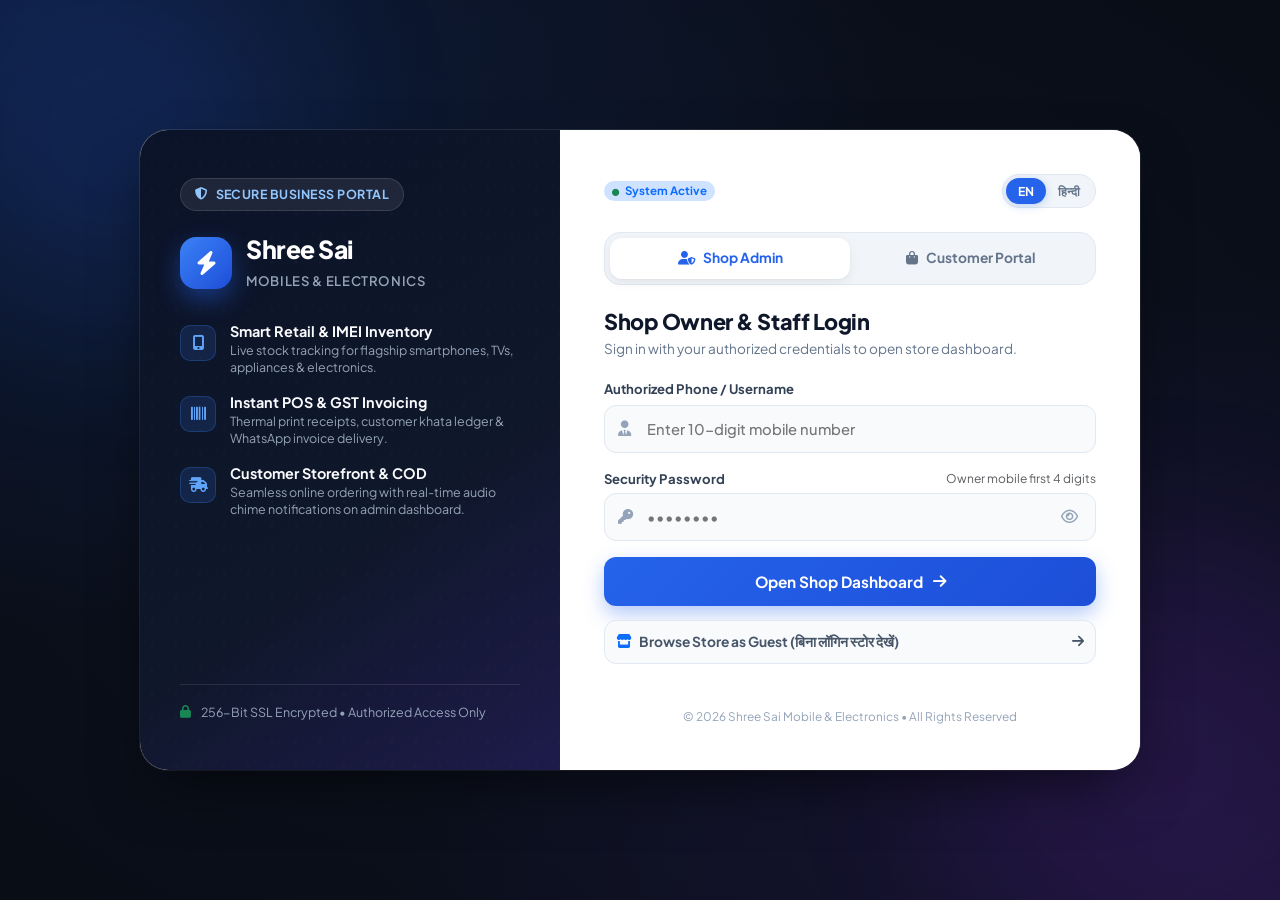
<file: login.html>
<!DOCTYPE html>
<html lang="en">
<head>
    <meta charset="UTF-8">
    <meta name="viewport" content="width=device-width, initial-scale=1.0">
    <title>Login | Shree Sai Mobile & Electronics</title>
    
    <!-- Bootstrap 5.3 CSS -->
    <link href="https://cdn.jsdelivr.net/npm/bootstrap@5.3.3/dist/css/bootstrap.min.css" rel="stylesheet">
    
    <!-- FontAwesome 6 Icons -->
    <link rel="stylesheet" href="https://cdnjs.cloudflare.com/ajax/libs/font-awesome/6.5.1/css/all.min.css">
    
    <!-- Google Fonts: Plus Jakarta Sans -->
    <link rel="stylesheet" href="https://fonts.googleapis.com/css2?family=Plus+Jakarta+Sans:wght@300;400;500;600;700;800&display=swap">

    <style>
        :root {
            --primary: #2563eb;
            --primary-dark: #1d4ed8;
            --primary-glow: rgba(37, 99, 235, 0.35);
            --dark-bg: #090d16;
            --card-border: rgba(255, 255, 255, 0.08);
        }

        * {
            box-sizing: border-box;
            margin: 0;
            padding: 0;
        }

        body {
            font-family: 'Plus Jakarta Sans', sans-serif;
            min-height: 100vh;
            background-color: var(--dark-bg);
            background-image: 
                radial-gradient(at 0% 0%, rgba(37, 99, 235, 0.18) 0px, transparent 50%),
                radial-gradient(at 100% 100%, rgba(124, 58, 237, 0.15) 0px, transparent 50%),
                radial-gradient(at 50% 50%, rgba(15, 23, 42, 0.6) 0px, transparent 100%);
            display: flex;
            align-items: center;
            justify-content: center;
            padding: 24px 16px;
            color: #0f172a;
            position: relative;
            overflow-x: hidden;
        }

        /* Ambient Glowing Background Orbs */
        .ambient-orb {
            position: fixed;
            border-radius: 50%;
            filter: blur(90px);
            z-index: 0;
            pointer-events: none;
            opacity: 0.6;
            animation: pulseGlow 8s ease-in-out infinite alternate;
        }

        .orb-1 {
            width: 380px;
            height: 380px;
            background: rgba(37, 99, 235, 0.25);
            top: -60px;
            left: -80px;
        }

        .orb-2 {
            width: 440px;
            height: 440px;
            background: rgba(147, 51, 234, 0.18);
            bottom: -80px;
            right: -100px;
            animation-delay: -4s;
        }

        @keyframes pulseGlow {
            0% { transform: scale(1) translate(0, 0); }
            100% { transform: scale(1.15) translate(20px, 20px); }
        }

        /* Main Master Card Layout */
        .auth-wrapper {
            position: relative;
            z-index: 1;
            width: 100%;
            max-width: 1000px;
            background: #ffffff;
            border-radius: 28px;
            overflow: hidden;
            box-shadow: 
                0 25px 60px -15px rgba(0, 0, 0, 0.6),
                0 0 0 1px rgba(255, 255, 255, 0.1);
            display: flex;
            flex-direction: column;
        }

        @media (min-width: 992px) {
            .auth-wrapper {
                flex-direction: row;
                min-height: 640px;
            }
        }

        /* Left Side: Brand Showcase Panel */
        .brand-panel {
            background: linear-gradient(145deg, #0b1329 0%, #0f172a 60%, #1e1b4b 100%);
            padding: 40px 36px;
            color: #ffffff;
            display: flex;
            flex-direction: column;
            justify-content: space-between;
            position: relative;
            overflow: hidden;
        }

        @media (min-width: 992px) {
            .brand-panel {
                width: 42%;
                padding: 48px 40px;
            }
        }

        .brand-panel::before {
            content: '';
            position: absolute;
            inset: 0;
            background-image: radial-gradient(rgba(255, 255, 255, 0.08) 1px, transparent 1px);
            background-size: 24px 24px;
            opacity: 0.4;
            pointer-events: none;
        }

        .brand-badge {
            display: inline-flex;
            align-items: center;
            gap: 8px;
            background: rgba(255, 255, 255, 0.08);
            backdrop-filter: blur(10px);
            border: 1px solid rgba(255, 255, 255, 0.12);
            padding: 6px 14px;
            border-radius: 50px;
            font-size: 0.78rem;
            font-weight: 700;
            color: #93c5fd;
            letter-spacing: 0.04em;
            text-transform: uppercase;
            margin-bottom: 24px;
        }

        .brand-logo-wrap {
            display: flex;
            align-items: center;
            gap: 14px;
            margin-bottom: 20px;
        }

        .brand-icon-box {
            width: 52px;
            height: 52px;
            background: linear-gradient(135deg, #3b82f6, #1d4ed8);
            border-radius: 16px;
            display: flex;
            align-items: center;
            justify-content: center;
            font-size: 1.5rem;
            color: #ffffff;
            box-shadow: 0 10px 25px rgba(37, 99, 235, 0.45);
        }

        .brand-title {
            font-size: 1.55rem;
            font-weight: 800;
            letter-spacing: -0.02em;
            line-height: 1.15;
            color: #ffffff;
        }

        .brand-sub {
            color: #94a3b8;
            font-size: 0.82rem;
            font-weight: 600;
            letter-spacing: 0.05em;
            text-transform: uppercase;
        }

        .brand-features {
            margin: 32px 0;
            display: flex;
            flex-direction: column;
            gap: 18px;
        }

        .feat-item {
            display: flex;
            align-items: flex-start;
            gap: 14px;
        }

        .feat-icon {
            width: 36px;
            height: 36px;
            border-radius: 10px;
            background: rgba(59, 130, 246, 0.15);
            border: 1px solid rgba(59, 130, 246, 0.25);
            display: flex;
            align-items: center;
            justify-content: center;
            color: #60a5fa;
            font-size: 0.95rem;
            flex-shrink: 0;
            margin-top: 2px;
        }

        .feat-text h6 {
            font-size: 0.9rem;
            font-weight: 700;
            margin-bottom: 2px;
            color: #f8fafc;
        }

        .feat-text p {
            font-size: 0.78rem;
            color: #94a3b8;
            margin-bottom: 0;
            line-height: 1.35;
        }

        .brand-footer-seal {
            border-top: 1px solid rgba(255, 255, 255, 0.1);
            padding-top: 18px;
            display: flex;
            align-items: center;
            gap: 10px;
            font-size: 0.78rem;
            color: #94a3b8;
        }

        /* Right Side: Form Panel */
        .form-panel {
            padding: 36px 28px;
            display: flex;
            flex-direction: column;
            justify-content: space-between;
            background: #ffffff;
            position: relative;
        }

        @media (min-width: 992px) {
            .form-panel {
                width: 58%;
                padding: 44px 44px;
            }
        }

        .top-action-bar {
            display: flex;
            justify-content: space-between;
            align-items: center;
            margin-bottom: 24px;
        }

        /* Language Toggle Pill */
        .lang-pill-group {
            display: inline-flex;
            border-radius: 50px;
            background: #f1f5f9;
            padding: 3px;
            border: 1px solid #e2e8f0;
        }

        .lang-btn {
            border: none;
            background: transparent;
            font-size: 0.76rem;
            font-weight: 700;
            padding: 4px 12px;
            border-radius: 50px;
            color: #64748b;
            transition: all 0.2s ease;
            cursor: pointer;
        }

        .lang-btn.active {
            background: #2563eb;
            color: #ffffff;
            box-shadow: 0 2px 8px rgba(37, 99, 235, 0.25);
        }

        /* Modern Segmented Role Tabs */
        .segmented-tabs {
            display: flex;
            background: #f1f5f9;
            padding: 5px;
            border-radius: 16px;
            margin-bottom: 24px;
            border: 1px solid #e2e8f0;
            position: relative;
        }

        .tab-btn {
            flex: 1;
            padding: 10px 14px;
            border: none;
            background: transparent;
            border-radius: 12px;
            font-weight: 700;
            font-size: 0.86rem;
            color: #64748b;
            display: flex;
            align-items: center;
            justify-content: center;
            gap: 8px;
            transition: all 0.25s cubic-bezier(0.4, 0, 0.2, 1);
            cursor: pointer;
        }

        .tab-btn.active {
            background: #ffffff;
            color: #2563eb;
            box-shadow: 0 4px 12px rgba(0, 0, 0, 0.06), 0 1px 2px rgba(0, 0, 0, 0.04);
        }

        .form-heading {
            margin-bottom: 20px;
        }

        .form-heading h4 {
            font-weight: 800;
            color: #0f172a;
            letter-spacing: -0.02em;
            margin-bottom: 4px;
            font-size: 1.35rem;
        }

        .form-heading p {
            color: #64748b;
            font-size: 0.85rem;
            margin-bottom: 0;
        }

        /* Inputs & Input Groups */
        .form-group-custom {
            margin-bottom: 16px;
        }

        .form-label-custom {
            font-size: 0.82rem;
            font-weight: 700;
            color: #334155;
            margin-bottom: 6px;
            display: block;
        }

        .input-box {
            position: relative;
            display: flex;
            align-items: center;
        }

        .input-box .input-icon {
            position: absolute;
            left: 14px;
            color: #94a3b8;
            font-size: 0.95rem;
            pointer-events: none;
            transition: color 0.2s;
        }

        .input-custom {
            width: 100%;
            padding: 12px 42px 12px 42px;
            border-radius: 12px;
            border: 1.5px solid #e2e8f0;
            font-size: 0.92rem;
            font-weight: 500;
            color: #0f172a;
            background: #f8fafc;
            transition: all 0.2s ease;
        }

        .input-custom:focus {
            background: #ffffff;
            border-color: #2563eb;
            box-shadow: 0 0 0 4px rgba(37, 99, 235, 0.12);
            outline: none;
        }

        .input-box:focus-within .input-icon {
            color: #2563eb;
        }

        /* Password Show / Hide Toggle Button */
        .btn-toggle-pass {
            position: absolute;
            right: 12px;
            border: none;
            background: transparent;
            color: #94a3b8;
            cursor: pointer;
            padding: 6px;
            font-size: 0.95rem;
            border-radius: 6px;
            transition: color 0.2s;
        }

        .btn-toggle-pass:hover {
            color: #2563eb;
        }

        /* Submit Action Button */
        .btn-action-submit {
            width: 100%;
            padding: 13px 20px;
            border-radius: 12px;
            border: none;
            background: linear-gradient(135deg, #2563eb 0%, #1d4ed8 100%);
            color: #ffffff;
            font-weight: 700;
            font-size: 0.96rem;
            display: flex;
            align-items: center;
            justify-content: center;
            gap: 10px;
            box-shadow: 0 8px 20px rgba(37, 99, 235, 0.35);
            transition: all 0.25s ease;
            cursor: pointer;
            margin-top: 10px;
        }

        .btn-action-submit:hover {
            background: linear-gradient(135deg, #1d4ed8 0%, #1e40af 100%);
            box-shadow: 0 12px 24px rgba(37, 99, 235, 0.45);
            transform: translateY(-1px);
        }

        .btn-action-submit:active {
            transform: translateY(0);
        }

        .btn-action-customer {
            background: linear-gradient(135deg, #059669 0%, #047857 100%);
            box-shadow: 0 8px 20px rgba(5, 150, 105, 0.35);
        }

        .btn-action-customer:hover {
            background: linear-gradient(135deg, #047857 0%, #065f46 100%);
            box-shadow: 0 12px 24px rgba(5, 150, 105, 0.45);
        }

        /* Guest Link */
        .guest-action-link {
            display: flex;
            align-items: center;
            justify-content: center;
            gap: 8px;
            padding: 11px;
            border-radius: 12px;
            background: #f8fafc;
            border: 1px solid #e2e8f0;
            color: #475569;
            font-weight: 700;
            font-size: 0.86rem;
            text-decoration: none;
            transition: all 0.2s;
            margin-top: 14px;
        }

        .guest-action-link:hover {
            background: #f1f5f9;
            color: #2563eb;
            border-color: #cbd5e1;
        }

        .auth-switch-text {
            text-align: center;
            font-size: 0.84rem;
            color: #64748b;
            margin-top: 16px;
        }

        .auth-switch-text a {
            color: #2563eb;
            font-weight: 700;
            text-decoration: none;
        }

        .auth-switch-text a:hover {
            text-decoration: underline;
        }

        .copyright-tag {
            text-align: center;
            font-size: 0.74rem;
            color: #94a3b8;
            margin-top: 20px;
        }
    </style>
</head>
<body>

<!-- Ambient Glowing Orbs -->
<div class="ambient-orb orb-1"></div>
<div class="ambient-orb orb-2"></div>

<div class="auth-wrapper">
    
    <!-- ==============================================
         LEFT SIDE: Brand & Capabilities Showcase Panel
         ============================================== -->
    <div class="brand-panel">
        <div>
            <!-- Official Portal Tag -->
            <div class="brand-badge">
                <i class="fa-solid fa-shield-halved"></i>
                <span id="txtBadgeSecurity">Secure Business Portal</span>
            </div>

            <!-- Brand Logo -->
            <div class="brand-logo-wrap">
                <div class="brand-icon-box">
                    <i class="fa-solid fa-bolt"></i>
                </div>
                <div>
                    <h3 class="brand-title">Shree Sai</h3>
                    <div class="brand-sub" id="txtBrandSub">MOBILES & ELECTRONICS</div>
                </div>
            </div>

            <!-- Value Highlights -->
            <div class="brand-features">
                <div class="feat-item">
                    <div class="feat-icon">
                        <i class="fa-solid fa-mobile-screen-button"></i>
                    </div>
                    <div class="feat-text">
                        <h6 id="feat1Title">Smart Retail & IMEI Inventory</h6>
                        <p id="feat1Desc">Live stock tracking for flagship smartphones, TVs, appliances & electronics.</p>
                    </div>
                </div>

                <div class="feat-item">
                    <div class="feat-icon">
                        <i class="fa-solid fa-barcode"></i>
                    </div>
                    <div class="feat-text">
                        <h6 id="feat2Title">Instant POS & GST Invoicing</h6>
                        <p id="feat2Desc">Thermal print receipts, customer khata ledger & WhatsApp invoice delivery.</p>
                    </div>
                </div>

                <div class="feat-item">
                    <div class="feat-icon">
                        <i class="fa-solid fa-truck-fast"></i>
                    </div>
                    <div class="feat-text">
                        <h6 id="feat3Title">Customer Storefront & COD</h6>
                        <p id="feat3Desc">Seamless online ordering with real-time audio chime notifications on admin dashboard.</p>
                    </div>
                </div>
            </div>
        </div>

        <!-- Security Stamp -->
        <div class="brand-footer-seal">
            <i class="fa-solid fa-lock text-success"></i>
            <span id="txtSecuredBy">256-Bit SSL Encrypted • Authorized Access Only</span>
        </div>
    </div>

    <!-- ==============================================
         RIGHT SIDE: Dynamic Authentication Panel
         ============================================== -->
    <div class="form-panel">
        <div>
            <!-- Top Action Bar: Greeting & Language Switcher -->
            <div class="top-action-bar">
                <div class="d-flex align-items-center gap-2">
                    <span class="badge bg-primary-subtle text-primary fw-bold px-2 py-1 rounded-pill" style="font-size: 0.72rem;">
                        <i class="fa-solid fa-circle text-success me-1" style="font-size: 0.45rem;"></i> System Active
                    </span>
                </div>

                <!-- Language Toggle Pill -->
                <div class="lang-pill-group">
                    <button type="button" class="lang-btn active" id="btnAuthLangEn" onclick="switchAuthLanguage('en')">EN</button>
                    <button type="button" class="lang-btn" id="btnAuthLangHi" onclick="switchAuthLanguage('hi')">हिन्दी</button>
                </div>
            </div>

            <!-- Role Selector Tabs -->
            <div class="segmented-tabs">
                <button type="button" class="tab-btn active" id="tabOwnerBtn" onclick="switchAuthRole('owner')">
                    <i class="fa-solid fa-user-shield"></i>
                    <span id="tabOwnerLabel">Shop Admin</span>
                </button>
                <button type="button" class="tab-btn" id="tabCustomerBtn" onclick="switchAuthRole('customer')">
                    <i class="fa-solid fa-bag-shopping"></i>
                    <span id="tabCustomerLabel">Customer Portal</span>
                </button>
            </div>

            <!-- ------------------------------------------
                 SECTION A: Shop Owner / Admin Login
                 ------------------------------------------ -->
            <div id="ownerAuthSection">
                <div class="form-heading">
                    <h4 id="ownerTitle">Shop Owner & Staff Login</h4>
                    <p id="ownerSubtitle">Sign in with your authorized credentials to open store dashboard.</p>
                </div>

                <form id="ownerLoginForm" onsubmit="handleOwnerLogin(event)">
                    <!-- Phone / Username Input -->
                    <div class="form-group-custom">
                        <label class="form-label-custom" id="ownerUserLabel">Authorized Phone / Username</label>
                        <div class="input-box">
                            <i class="fa-solid fa-user-tie input-icon"></i>
                            <input type="text" id="ownerUsername" class="input-custom" placeholder="Enter 10-digit mobile number" required autocomplete="username">
                        </div>
                    </div>

                    <!-- Password Input with Show/Hide Eye -->
                    <div class="form-group-custom">
                        <div class="d-flex justify-content-between align-items-center">
                            <label class="form-label-custom mb-0" id="ownerPassLabel">Security Password</label>
                            <span class="text-muted" style="font-size: 0.75rem;" id="ownerHintText">Owner mobile first 4 digits</span>
                        </div>
                        <div class="input-box mt-1">
                            <i class="fa-solid fa-key input-icon"></i>
                            <input type="password" id="ownerPassword" class="input-custom" placeholder="••••••••" required autocomplete="current-password">
                            <button type="button" class="btn-toggle-pass" onclick="togglePassVisibility('ownerPassword', this)" title="Show/Hide Password">
                                <i class="fa-regular fa-eye"></i>
                            </button>
                        </div>
                    </div>

                    <!-- Submit Button -->
                    <button type="submit" class="btn-action-submit">
                        <span id="btnAdminLoginText">Open Shop Dashboard</span>
                        <i class="fa-solid fa-arrow-right"></i>
                    </button>
                </form>
            </div>

            <!-- ------------------------------------------
                 SECTION B: Customer Portal (Login & Register)
                 ------------------------------------------ -->
            <div id="customerAuthSection" class="d-none">
                
                <!-- B1. Customer Login Mode -->
                <div id="customerLoginMode">
                    <div class="form-heading">
                        <h4 id="custLoginTitle">Customer Sign In</h4>
                        <p id="custLoginSubtitle">Access your orders, saved delivery addresses, and cart.</p>
                    </div>

                    <form id="custLoginForm" onsubmit="handleCustomerLogin(event)">
                        <div class="form-group-custom">
                            <label class="form-label-custom" id="custLoginPhoneLabel">Registered Mobile Number</label>
                            <div class="input-box">
                                <i class="fa-solid fa-phone input-icon"></i>
                                <input type="tel" id="custLoginPhone" class="input-custom" placeholder="Enter 10-digit phone number" required pattern="[0-9]{10}" autocomplete="tel">
                            </div>
                        </div>

                        <div class="form-group-custom">
                            <label class="form-label-custom" id="custLoginPassLabel">Password</label>
                            <div class="input-box">
                                <i class="fa-solid fa-lock input-icon"></i>
                                <input type="password" id="custLoginPass" class="input-custom" placeholder="Enter your password" required autocomplete="current-password">
                                <button type="button" class="btn-toggle-pass" onclick="togglePassVisibility('custLoginPass', this)" title="Show/Hide Password">
                                    <i class="fa-regular fa-eye"></i>
                                </button>
                            </div>
                        </div>

                        <button type="submit" class="btn-action-submit btn-action-customer">
                            <span id="btnCustSignInText">Sign In & Enter Store</span>
                            <i class="fa-solid fa-bag-shopping"></i>
                        </button>
                    </form>

                    <div class="auth-switch-text">
                        <span id="txtNoAccount">New to Shree Sai Mobile?</span>
                        <a href="javascript:void(0)" onclick="toggleCustomerMode('signup')" id="linkCreateAccount">Create Account</a>
                    </div>
                </div>

                <!-- B2. Customer Register Mode -->
                <div id="customerRegisterMode" class="d-none">
                    <div class="form-heading">
                        <h4 id="custRegTitle">Create Customer Account</h4>
                        <p id="custRegSubtitle">Join for exclusive discounts, quick checkout, and free local delivery.</p>
                    </div>

                    <form id="custRegisterForm" onsubmit="handleCustomerRegister(event)">
                        <div class="form-group-custom">
                            <label class="form-label-custom" id="regNameLabel">Full Name *</label>
                            <div class="input-box">
                                <i class="fa-regular fa-user input-icon"></i>
                                <input type="text" id="custRegName" class="input-custom" placeholder="e.g. Ramesh Kumar" required>
                            </div>
                        </div>

                        <div class="form-group-custom">
                            <label class="form-label-custom" id="regPhoneLabel">Mobile Number *</label>
                            <div class="input-box">
                                <i class="fa-solid fa-phone input-icon"></i>
                                <input type="tel" id="custRegPhone" class="input-custom" placeholder="10-digit mobile number" required pattern="[0-9]{10}">
                            </div>
                        </div>

                        <div class="form-group-custom">
                            <label class="form-label-custom" id="regAddressLabel">Delivery City / Address</label>
                            <div class="input-box">
                                <i class="fa-solid fa-location-dot input-icon"></i>
                                <input type="text" id="custRegAddress" class="input-custom" placeholder="e.g. Station Road, Market">
                            </div>
                        </div>

                        <div class="form-group-custom">
                            <label class="form-label-custom" id="regPassLabel">Create Password *</label>
                            <div class="input-box">
                                <i class="fa-solid fa-lock input-icon"></i>
                                <input type="password" id="custRegPass" class="input-custom" placeholder="At least 4 characters" required minlength="4">
                                <button type="button" class="btn-toggle-pass" onclick="togglePassVisibility('custRegPass', this)" title="Show/Hide Password">
                                    <i class="fa-regular fa-eye"></i>
                                </button>
                            </div>
                        </div>

                        <button type="submit" class="btn-action-submit">
                            <span id="btnCustRegisterText">Register & Open Store</span>
                            <i class="fa-solid fa-user-plus"></i>
                        </button>
                    </form>

                    <div class="auth-switch-text">
                        <span id="txtAlreadyReg">Already have an account?</span>
                        <a href="javascript:void(0)" onclick="toggleCustomerMode('login')" id="linkSignIn">Sign In</a>
                    </div>
                </div>

            </div>

            <!-- Direct Store Access -->
            <a href="index.html" class="guest-action-link">
                <i class="fa-solid fa-store text-primary"></i>
                <span id="txtGuestStoreLink">Open Customer Store (सीधे स्टोर देखें)</span>
                <i class="fa-solid fa-arrow-right ms-auto"></i>
            </a>
        </div>

        <div class="copyright-tag">
            © 2026 Shree Sai Mobile & Electronics • All Rights Reserved
        </div>
    </div>

</div>

<!-- Authentication Scripts -->
<script>
    // State
    let authLang = localStorage.getItem('shree_sai_lang') || 'en';

    const authI18n = {
        en: {
            badgeSecurity: "Secure Business Portal",
            brandSub: "MOBILES & ELECTRONICS",
            feat1Title: "Smart Retail & IMEI Inventory",
            feat1Desc: "Live stock tracking for flagship smartphones, TVs, appliances & electronics.",
            feat2Title: "Instant POS & GST Invoicing",
            feat2Desc: "Thermal print receipts, customer khata ledger & WhatsApp invoice delivery.",
            feat3Title: "Customer Storefront & COD",
            feat3Desc: "Seamless online ordering with real-time audio chime notifications on admin dashboard.",
            securedBy: "256-Bit SSL Encrypted • Authorized Access Only",
            tabOwner: "Shop Admin",
            tabCustomer: "Customer Portal",
            ownerTitle: "Shop Owner & Staff Login",
            ownerSubtitle: "Sign in with your authorized credentials to open store dashboard.",
            ownerUser: "Authorized Phone / Username",
            ownerPass: "Security Password",
            ownerHint: "Owner mobile first 4 digits",
            btnAdminLogin: "Open Shop Dashboard",
            custLoginTitle: "Customer Sign In",
            custLoginSubtitle: "Access your orders, saved delivery addresses, and cart.",
            custPhone: "Registered Mobile Number",
            custPass: "Password",
            btnCustSignIn: "Sign In & Enter Store",
            noAccount: "New to Shree Sai Mobile?",
            createAccount: "Create Account",
            custRegTitle: "Create Customer Account",
            custRegSubtitle: "Join for exclusive discounts, quick checkout, and free local delivery.",
            regName: "Full Name *",
            regPhone: "Mobile Number *",
            regAddress: "Delivery City / Address",
            regPass: "Create Password *",
            btnCustRegister: "Register & Open Store",
            alreadyReg: "Already have an account?",
            signInLink: "Sign In",
            guestStore: "Browse Store as Guest (बिना लॉगिन स्टोर देखें)"
        },
        hi: {
            badgeSecurity: "सुरक्षित बिजनेस पोर्टल",
            brandSub: "मोबाइल एवं इलेक्ट्रॉनिक्स",
            feat1Title: "स्मार्ट रिटेल एवं IMEI स्टॉक",
            feat1Desc: "स्मार्टफोन, स्मार्ट टीवी, वॉशिंग मशीन और एसेसरीज का लाइव इन्वेंटरी सिस्टम।",
            feat2Title: "फास्ट POS बिलिंग एवं GST",
            feat2Desc: "थर्मल प्रिंट रसीद, उधारी खाता एवं WhatsApp पर सीधे डिजिटल बिल भेजना।",
            feat3Title: "ऑनलाइन स्टोर व कैश ऑन डिलीवरी",
            feat3Desc: "स्टोर से लाइव ऑर्डर और एडमिन डैशबोर्ड पर तुरंत घंटी की आवाज़ व सूचना।",
            securedBy: "256-बिट SSL सुरक्षित • केवल अधिकृत व्यक्तियों के लिए",
            tabOwner: "दुकान एडमिन",
            tabCustomer: "ग्राहक पोर्टल",
            ownerTitle: "दुकान मालिक व स्टाफ लॉगिन",
            ownerSubtitle: "स्टोर डैशबोर्ड खोलने के लिए अपने अधिकृत क्रेडेंशियल्स दर्ज करें।",
            ownerUser: "अधिकृत मोबाइल नंबर / यूजरनेम",
            ownerPass: "सुरक्षा पासवर्ड",
            ownerHint: "मोबाइल नंबर के पहले 4 अंक",
            btnAdminLogin: "शॉप डैशबोर्ड खोलें",
            custLoginTitle: "ग्राहक साइन इन",
            custLoginSubtitle: "अपने पिछले ऑर्डर्स, सुरक्षित पते और कार्ट को एक्सेस करें।",
            custPhone: "पंजीकृत मोबाइल नंबर",
            custPass: "पासवर्ड",
            btnCustSignIn: "साइन इन करें व स्टोर खोलें",
            noAccount: "श्री साई मोबाइल पर नए हैं?",
            createAccount: "नया खाता बनाएं",
            custRegTitle: "नया ग्राहक खाता बनाएं",
            custRegSubtitle: "विशेष छूट, तेज चेकआउट और मुफ्त लोकल डिलीवरी का लाभ उठाएं।",
            regName: "पूरा नाम *",
            regPhone: "मोबाइल नंबर *",
            regAddress: "डिलीवरी का शहर / पता",
            regPass: "पासवर्ड बनाएं *",
            btnCustRegister: "खाता बनाएं व स्टोर देखें",
            alreadyReg: "पहले से खाता बना हुआ है?",
            signInLink: "साइन इन करें",
            guestStore: "सीधे स्टोर देखें (Continue as Guest)"
        }
    };

    function switchAuthLanguage(lang) {
        authLang = lang;
        localStorage.setItem('shree_sai_lang', lang);

        const btnEn = document.getElementById("btnAuthLangEn");
        const btnHi = document.getElementById("btnAuthLangHi");
        if (btnEn && btnHi) {
            btnEn.classList.toggle("active", lang === 'en');
            btnHi.classList.toggle("active", lang === 'hi');
        }

        const t = authI18n[lang];
        if (!t) return;

        document.getElementById("txtBadgeSecurity").textContent = t.badgeSecurity;
        document.getElementById("txtBrandSub").textContent = t.brandSub;
        document.getElementById("feat1Title").textContent = t.feat1Title;
        document.getElementById("feat1Desc").textContent = t.feat1Desc;
        document.getElementById("feat2Title").textContent = t.feat2Title;
        document.getElementById("feat2Desc").textContent = t.feat2Desc;
        document.getElementById("feat3Title").textContent = t.feat3Title;
        document.getElementById("feat3Desc").textContent = t.feat3Desc;
        document.getElementById("txtSecuredBy").textContent = t.securedBy;

        document.getElementById("tabOwnerLabel").textContent = t.tabOwner;
        document.getElementById("tabCustomerLabel").textContent = t.tabCustomer;

        document.getElementById("ownerTitle").textContent = t.ownerTitle;
        document.getElementById("ownerSubtitle").textContent = t.ownerSubtitle;
        document.getElementById("ownerUserLabel").textContent = t.ownerUser;
        document.getElementById("ownerPassLabel").textContent = t.ownerPass;
        document.getElementById("ownerHintText").textContent = t.ownerHint;
        document.getElementById("btnAdminLoginText").textContent = t.btnAdminLogin;

        document.getElementById("custLoginTitle").textContent = t.custLoginTitle;
        document.getElementById("custLoginSubtitle").textContent = t.custLoginSubtitle;
        document.getElementById("custLoginPhoneLabel").textContent = t.custPhone;
        document.getElementById("custLoginPassLabel").textContent = t.custPass;
        document.getElementById("btnCustSignInText").textContent = t.btnCustSignIn;
        document.getElementById("txtNoAccount").textContent = t.noAccount;
        document.getElementById("linkCreateAccount").textContent = t.createAccount;

        document.getElementById("custRegTitle").textContent = t.custRegTitle;
        document.getElementById("custRegSubtitle").textContent = t.custRegSubtitle;
        document.getElementById("regNameLabel").textContent = t.regName;
        document.getElementById("regPhoneLabel").textContent = t.regPhone;
        document.getElementById("regAddressLabel").textContent = t.regAddress;
        document.getElementById("regPassLabel").textContent = t.regPass;
        document.getElementById("btnCustRegisterText").textContent = t.btnCustRegister;
        document.getElementById("txtAlreadyReg").textContent = t.alreadyReg;
        document.getElementById("linkSignIn").textContent = t.signInLink;
        document.getElementById("txtGuestStoreLink").textContent = t.guestStore;
    }

    // Toggle Password Visibility (Eye Icon)
    function togglePassVisibility(inputId, btnEl) {
        const input = document.getElementById(inputId);
        if (!input) return;

        const icon = btnEl.querySelector("i");
        if (input.type === "password") {
            input.type = "text";
            if (icon) {
                icon.classList.remove("fa-eye");
                icon.classList.add("fa-eye-slash");
            }
        } else {
            input.type = "password";
            if (icon) {
                icon.classList.remove("fa-eye-slash");
                icon.classList.add("fa-eye");
            }
        }
    }

    // Switch between Shop Owner & Customer Views
    function switchAuthRole(role) {
        const ownerTab = document.getElementById("tabOwnerBtn");
        const custTab = document.getElementById("tabCustomerBtn");
        const ownerSec = document.getElementById("ownerAuthSection");
        const custSec = document.getElementById("customerAuthSection");

        if (role === 'owner') {
            ownerTab.classList.add("active");
            custTab.classList.remove("active");
            ownerSec.classList.remove("d-none");
            custSec.classList.add("d-none");
        } else {
            custTab.classList.add("active");
            ownerTab.classList.remove("active");
            custSec.classList.remove("d-none");
            ownerSec.classList.add("d-none");
        }
    }

    // Toggle between Customer Sign In vs Register
    function toggleCustomerMode(mode) {
        const loginMode = document.getElementById("customerLoginMode");
        const regMode = document.getElementById("customerRegisterMode");

        if (mode === 'signup') {
            loginMode.classList.add("d-none");
            regMode.classList.remove("d-none");
        } else {
            regMode.classList.add("d-none");
            loginMode.classList.remove("d-none");
        }
    }

    // 1. Owner Login Handler
    function handleOwnerLogin(e) {
        e.preventDefault();
        const user = document.getElementById("ownerUsername").value.trim().toLowerCase();
        const pass = document.getElementById("ownerPassword").value;

        // Admin Username: 7972296879 (Shop Owner Mobile)
        // Admin Password: 7972 (First 4 digits of Mobile Number)
        const validUsers = ["7972296879", "admin"];
        const validPass = ["7972", "admin123"];

        if (validUsers.includes(user) && validPass.includes(pass)) {
            // Save admin session in localStorage
            localStorage.setItem('shree_sai_user', JSON.stringify({
                role: 'ADMIN',
                name: 'Devendra Koli (Shop Owner)',
                phone: '7972296879',
                email: 'devendra@shreesai.com',
                loginTime: new Date().toISOString()
            }));

            // Redirect to Admin Dashboard
            window.location.href = "admin.html";
        } else {
            alert(authLang === 'hi' 
                ? "गलत यूज़रनेम या पासवर्ड!\nकृपया सही मोबाइल नंबर (7972296879) और पासवर्ड दर्ज करें।" 
                : "Invalid Credentials!\nPlease enter correct phone number and password.");
        }
    }

    // 2. Customer Login Handler
    function handleCustomerLogin(e) {
        e.preventDefault();
        const phone = document.getElementById("custLoginPhone").value.trim();
        const pass = document.getElementById("custLoginPass").value;

        if (phone.length < 10) {
            alert(authLang === 'hi' ? "कृपया 10-अंकों का वैध मोबाइल नंबर दर्ज करें!" : "Please enter a valid 10-digit mobile number!");
            return;
        }

        // Look up registered profile in persistent registry
        const registry = JSON.parse(localStorage.getItem('shree_sai_registered_customers') || '[]');
        const existing = registry.find(c => c.phone === phone);

        const customerSession = {
            role: 'CUSTOMER',
            name: existing ? existing.name : 'Valued Customer',
            phone: phone,
            address: existing ? (existing.address || '') : '',
            registeredDateDisplay: existing ? existing.registeredDateDisplay : new Date().toLocaleDateString('en-IN', { day: 'numeric', month: 'short', year: 'numeric' }),
            registeredAt: existing ? existing.registeredAt : new Date().toISOString(),
            loginTime: new Date().toISOString()
        };

        // Save active session
        localStorage.setItem('shree_sai_user', JSON.stringify(customerSession));

        // Redirect to Storefront
        window.location.href = "index.html";
    }

    // 3. Customer Register Handler
    function handleCustomerRegister(e) {
        e.preventDefault();
        const name = document.getElementById("custRegName").value.trim();
        const phone = document.getElementById("custRegPhone").value.trim();
        const address = document.getElementById("custRegAddress").value.trim();
        const pass = document.getElementById("custRegPass").value;

        if (phone.length < 10) {
            alert(authLang === 'hi' ? "कृपया 10-अंकों का वैध मोबाइल नंबर दर्ज करें!" : "Please enter a valid 10-digit mobile number!");
            return;
        }

        const dateStr = new Date().toLocaleDateString('en-IN', { day: 'numeric', month: 'short', year: 'numeric' });
        const customerData = {
            role: 'CUSTOMER',
            name: name,
            phone: phone,
            address: address,
            registeredDateDisplay: dateStr,
            registeredAt: new Date().toISOString(),
            loginTime: new Date().toISOString()
        };

        // 1. Save active customer session
        localStorage.setItem('shree_sai_user', JSON.stringify(customerData));

        // 2. Save into persistent registered customers registry
        const registry = JSON.parse(localStorage.getItem('shree_sai_registered_customers') || '[]');
        const existingIdx = registry.findIndex(c => c.phone === phone);
        if (existingIdx >= 0) {
            registry[existingIdx] = { ...registry[existingIdx], ...customerData };
        } else {
            registry.push(customerData);
        }
        localStorage.setItem('shree_sai_registered_customers', JSON.stringify(registry));

        alert(authLang === 'hi' 
            ? `नमस्ते ${name} जी! आपका खाता सफलतापूर्वक बन गया है। 🎉` 
            : `Welcome, ${name}! Your account has been created successfully. 🎉`);

        // Redirect to Storefront
        window.location.href = "index.html";
    }

    // On Load
    document.addEventListener("DOMContentLoaded", () => {
        switchAuthLanguage(authLang);
    });
</script>

</body>
</html>
</file>
